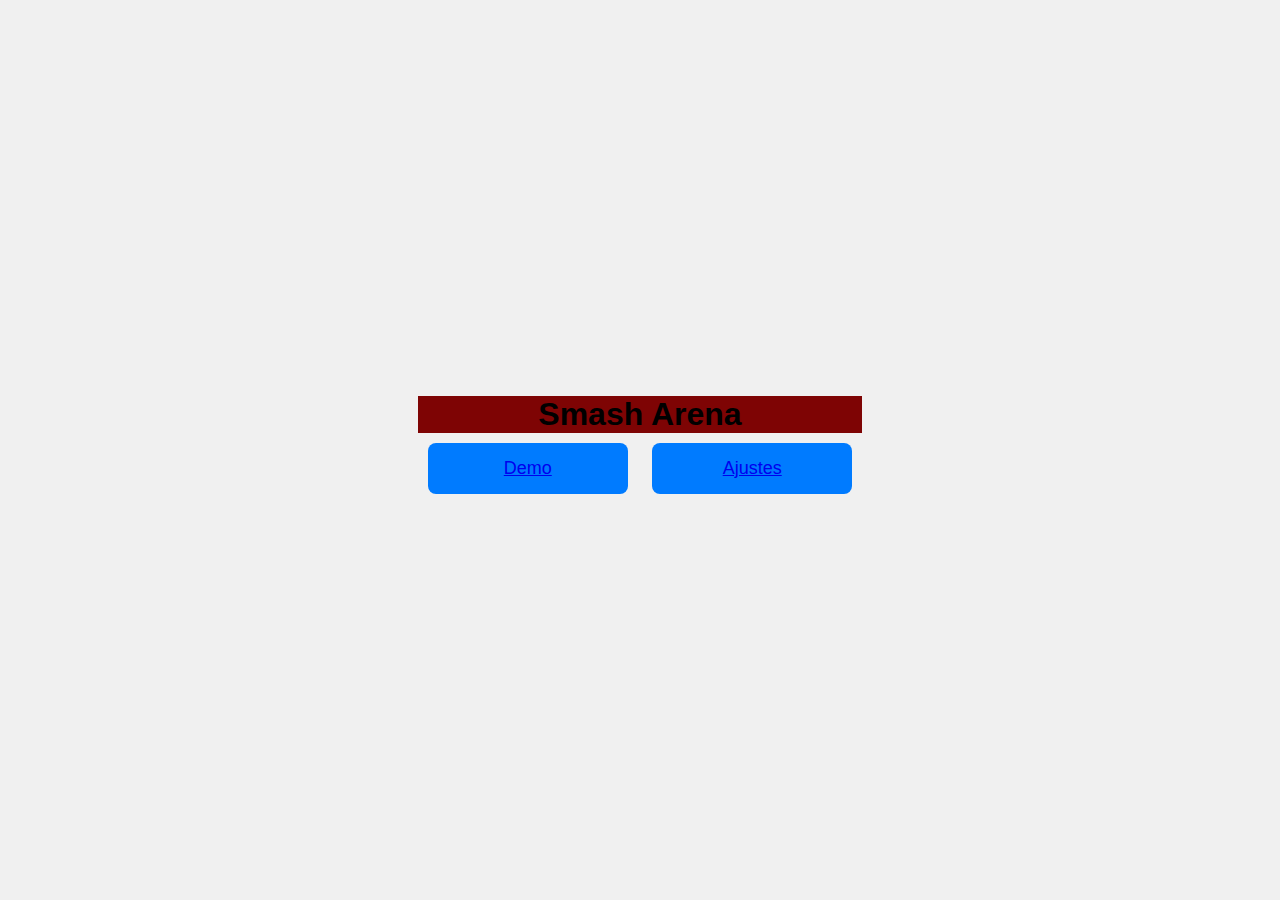
<file: index.html>
<!DOCTYPE html>
<html lang="es">
<head>
  <meta charset="UTF-8">
  <title>Smash Arena</title>
  <link rel="stylesheet" href="css/styles.css">
  <script src="https://code.jquery.com/jquery-3.7.1.min.js"></script>
</head>
<body>

<header class="navbar">
  <h1>Smash Arena</h1>
 <body>

    <div class="container">
        <button><a href="demo.html">Demo</a></button>
        
        <button><a href="demo.html">Ajustes</a></button>
    
    </div>

</body>
</header>





<script src="js/main.js"></script>
</body>
</html>
</file>
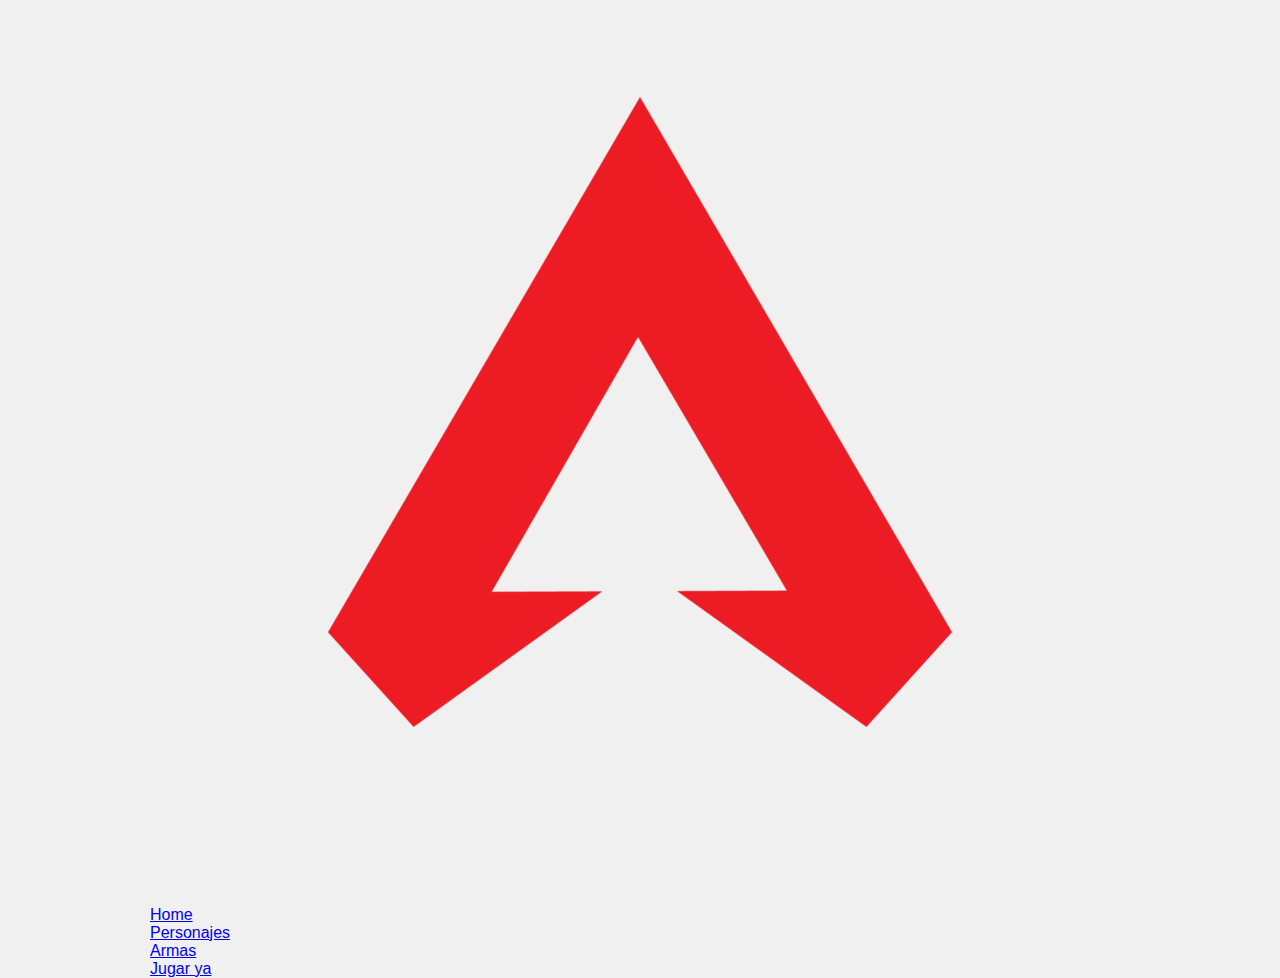
<file: arma.html>
<!DOCTYPE html>
<html lang="es">
<head>
    <meta charset="UTF-8">
    <link rel="stylesheet" href="css/styles.css">
    <title>Armas</title>
    <script src="https://code.jquery.com/jquery-3.7.1.min.js"></script>
</head>
<body>
<header class="navbar">
        <div class="nav-left">
            <a href="index.html">
                <img src="/assets/mapas/apex-lengends-logo-apex-lengends-icon-transparent-free-png.webp" alt="LogoVuelta" class="LogoVuelta">
            </a>
        </div>

        <div class="nav-center">
          <div class="nav-button home">
                <a href="index.html">Home</a>
            </div>
            <div class="nav-button">
                <a href="demo.html">Personajes</a>
            </div>
            <div class="nav-button">
                <a href="arma.html">Armas</a>
            </div>
        </div>

        <div class="nav-right">
    
            <div class="nav-button play">
                <a href="#">Jugar ya</a>
            </div>
        </div>
    </header>


</body>
</html>
</file>
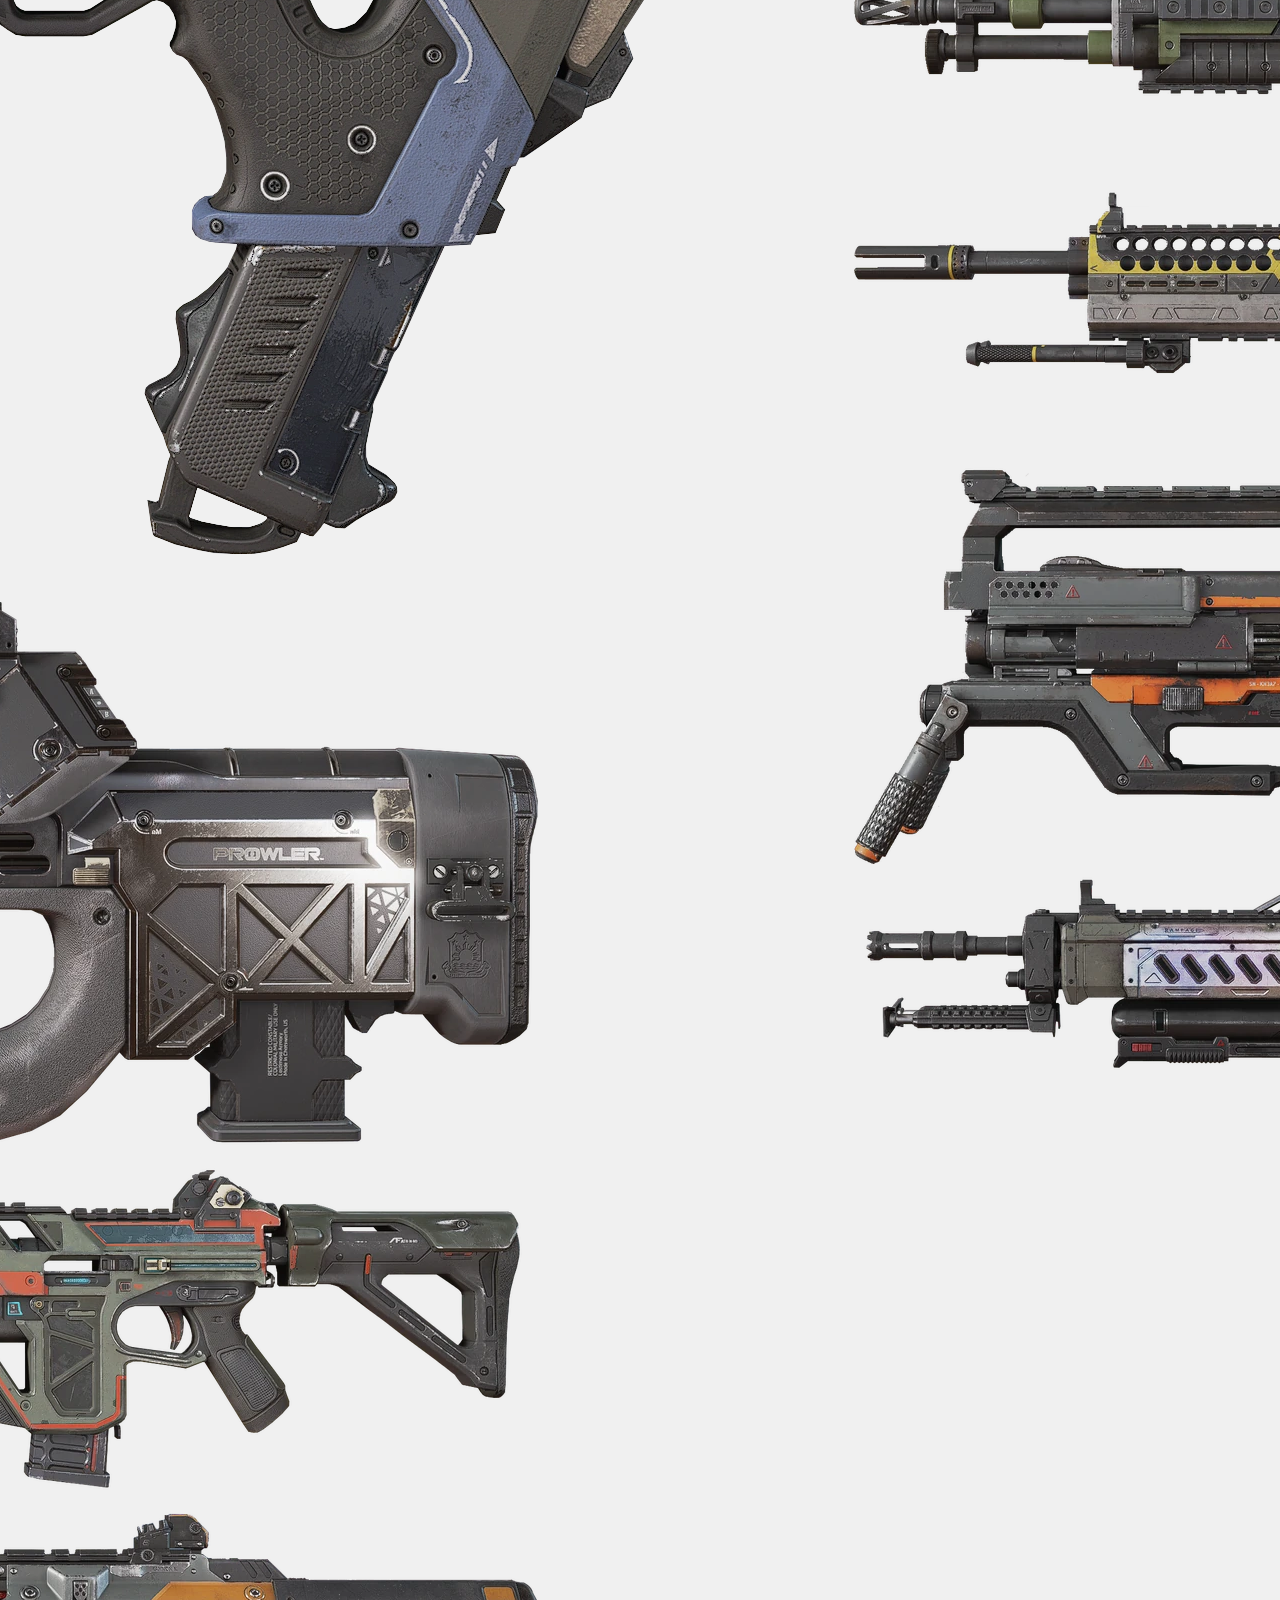
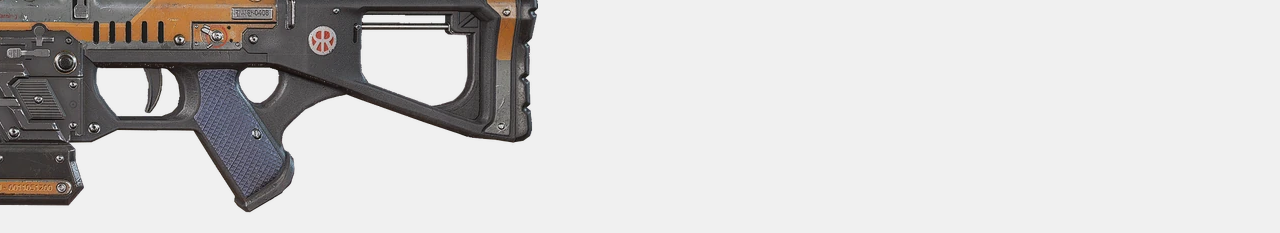
<file: arsenal.html>
<!DOCTYPE html>
<html lang="es">
<head>
    <meta charset="UTF-8">
    <title>Arsenal</title>
    <link rel="stylesheet" href="https://cdnjs.cloudflare.com/ajax/libs/font-awesome/6.5.1/css/all.min.css">
    <link href="https://unpkg.com/aos@2.3.1/dist/aos.css" rel="stylesheet">
    <link rel="stylesheet" href="css/styles.css">
</head>
<body class="arsenal">
<header class="navbar">
        <div class="nav-left">
            <a href="index.html">
                <img src="assets/Fondos/logo.svg" alt="LogoVuelta" class="LogoVuelta">
            </a>
        </div>

        <div class="nav-center">
          <div class="nav-button home">
                <a href="index.html">Home</a>
            </div>
            <div class="nav-button">
                <a href="characters.html">Personajes</a>
            </div>
            <div class="nav-button">
                <a href="arsenal.html">Armas</a>
            </div>
        </div>

        <div class="nav-right">
            <div class="nav-button play">
                <a href="https://store.steampowered.com/app/1172470/Apex_Legends/?l=latam" target="_blank">Jugar ya</a>
            </div>
        </div>
    </header>
    <div class="containerArmas">
        <h1>Armas</h1>
        <div class="weaponlist">
            <div id="openWeapon1" class="weapon" data-weapon="1">
                <h2>Rifle de asalto</h2>
                <img src="assets/armas/AR_Icon.svg">
            </div>
            <div id="openWeapon2" class="weapon" data-weapon="2">
                <h2>Sub-fusil</h2>
                <img src="assets/armas/SMG_Icon.svg">
            </div>
            <div id="openWeapon3" class="weapon" data-weapon="3">
                <h2>Metralleta ligera</h2>
                <img src="assets/armas/LMG_Icon.svg">
            </div>
            <div id="openWeapon4" class="weapon" data-weapon="4">
                <h2>Rifle de tirador</h2>
                <img src="assets/armas/Sniper_Icon.svg">
            </div>
            <div id="openWeapon5" class="weapon" data-weapon="5">
                <h2>Escopeta</h2>
                <img src="assets/armas/Shotgun_Icon.svg">
            </div>
            <div id="openWeapon6" class="weapon" data-weapon="6">
                <h2>Pistola</h2>
                <img src="assets/armas/Piston_Icon.svg">
            </div>
        </div>
    </div>
    <div id="weaponWindow1" class="weapon-window" data-modalnumber="1">
        <div id="ar" class="weapon-content">
            <div class="weapontitle">
                <span class="close" data-closemodal="1">&times;</span>
                <h2>Rifles de asalto</h2>
            </div>
            <p>
                La opción más equilibrada, ya sea larga o corta distancia un rifle de asalto siempre es capaz de terminar el trabajo.
            </p>
            <div id="ar" class="weapon-images">
                <img src="assets/armas/R-301_Carbine.webp">
                <img src="assets/armas/VK-47_Flatline.webp">
                <img src="assets/armas/Hemlok_Burst_AR.webp">
                <img src="assets/armas/HAVOC_Rifle.webp">
                <img src="assets/armas/Nemesis_Burst_AR.webp">
            </div>
        </div>
    </div>
    <div id="weaponWindow2" class="weapon-window" data-modalnumber="2">
        <div id="smg" class="weapon-content">
            <div class="weapontitle">
                <span class="close" data-closemodal="2">&times;</span>
                <h2>Sub-fusiles</h2>
            </div>
            <p>
                De cerca, lo mejor es mantener pulsado el gatillo. De lejos, hay que cambiar de estrategia.
            </p>
            <div class="weapon-images">
                <img src="assets/armas/R-99_SMG.webp">
                <img src="assets/armas/Alternator_SMG.webp">
                <img src="assets/armas/Prowler_Burst_PDW.webp">
                <img src="assets/armas/Volt_SMG.webp">
                <img src="assets/armas/C.A.R._SMG.webp">
            </div>
        </div>
    </div>
    <div id="weaponWindow3" class="weapon-window" data-modalnumber="3">
        <div id="lmg" class="weapon-content">
            <div class="weapontitle">
                <span class="close" data-closemodal="3">&times;</span>
                <h2>Ametralladoras ligeras</h2>
            </div>
            <p>
                Siembra el terror entre tus enemigos con un incesante alubvión de disparos.
            </p>
            <div class="weapon-images">
                <img src="assets/armas/M600_Spitfire.webp">
                <img src="assets/armas/Devotion_LMG.webp">
                <img src="assets/armas/L-STAR_EMG.webp">
                <img src="assets/armas/Rampage_LMG.webp">
            </div>
        </div>
    </div>
        <div id="weaponWindow4" class="weapon-window" data-modalnumber="4">
        <div id="sniper" class="weapon-content">
            <div class="weapontitle">
                <span class="close" data-closemodal="4">&times;</span>
                <h2>Rifles de tirador</h2>
            </div>
            <p>
                Precisos y letales, vuestros enemigos podrán huir, pero no esconderse.
            </p>
            <div class="weapon-images">
                <img src="assets/armas/Kraber_.50-Cal_Sniper.webp">
                <img src="assets/armas/Charge_Rifle.webp">
                <img src="assets/armas/Longbow_DMR.webp">
                <img src="assets/armas/Sentinel.webp">
            </div>
        </div>
    </div>
        <div id="weaponWindow5" class="weapon-window" data-modalnumber="5">
        <div id="shotgun" class="weapon-content">
            <div class="weapontitle">
                <span class="close" data-closemodal="5">&times;</span>
                <h2>Escopetas</h2>
            </div>
            <p>
                Daño explosivo en distancias cortas, tus enemigos se arrepentirán de no tener una en las manos.
            </p>
            <div class="weapon-images">
                <img src="assets/armas/EVA-8_Auto.webp">
                <img src="assets/armas/Mastiff_Shotgun.webp">
                <img src="assets/armas/Mozambique_Shotgun.webp">
                <img src="assets/armas/Peacekeeper.webp">
            </div>
        </div>
    </div>
    </div>
        <div id="weaponWindow6" class="weapon-window" data-modalnumber="6">
        <div id="pistol" class="weapon-content">
            <div class="weapontitle">
                <span class="close" data-closemodal="6">&times;</span>
                <h2>Pistolas</h2>
            </div>
            <p>
                Ligeras y veloces, no subestimes de lo que son capaces estas pequeñas.
            </p>
            <div class="weapon-images">
                <img src="assets/armas/P2020.webp">
                <img src="assets/armas/RE-45_Auto.webp">
                <img src="assets/armas/Wingman.webp">
            </div>
        </div>
    </div>

    <script src="https://code.jquery.com/jquery-3.7.1.min.js"></script>
    <script src="https://unpkg.com/aos@2.3.1/dist/aos.js"></script>
    <script src="js/main.js"></script>
</body>
</html>
</file>
<file: css/styles.css>
body {
    margin: 0;
    height: 100vh;
    display: flex;
    justify-content: center;
    align-items: center;
    background-color: #f0f0f0;
    font-family: Arial, sans-serif;
}
h1{
   margin: 0;
    display: flex;
    justify-content: center;
    align-items: center;
    background-color: #7e0404;
    font-family: Arial, sans-serif;
}
.container {
    text-align: center;
}

button {
    width: 200px;
    padding: 15px;
    margin: 10px;
    font-size: 18px;
    cursor: pointer;
    border: none;
    border-radius: 8px;
    background-color: #007bff;
    color: white;
}

button:hover {
    background-color: #0056b3;
}
</file>
